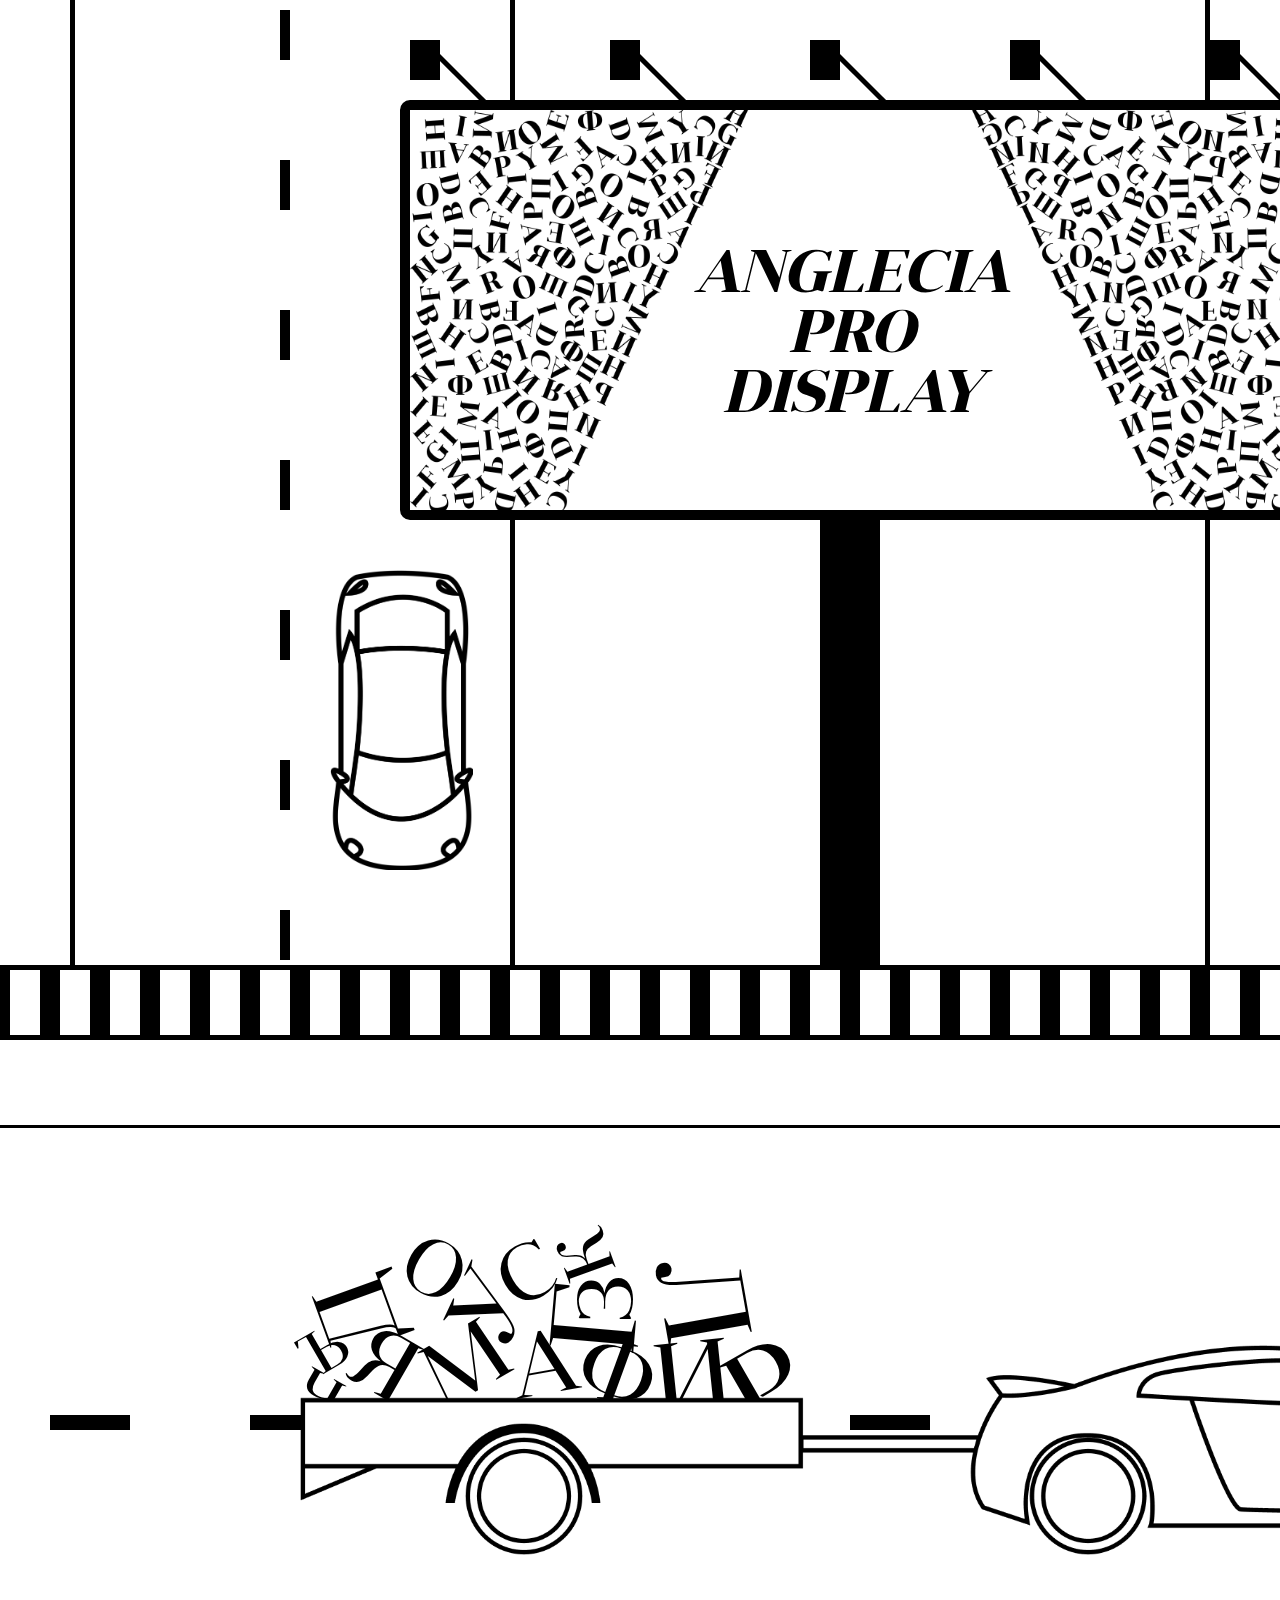
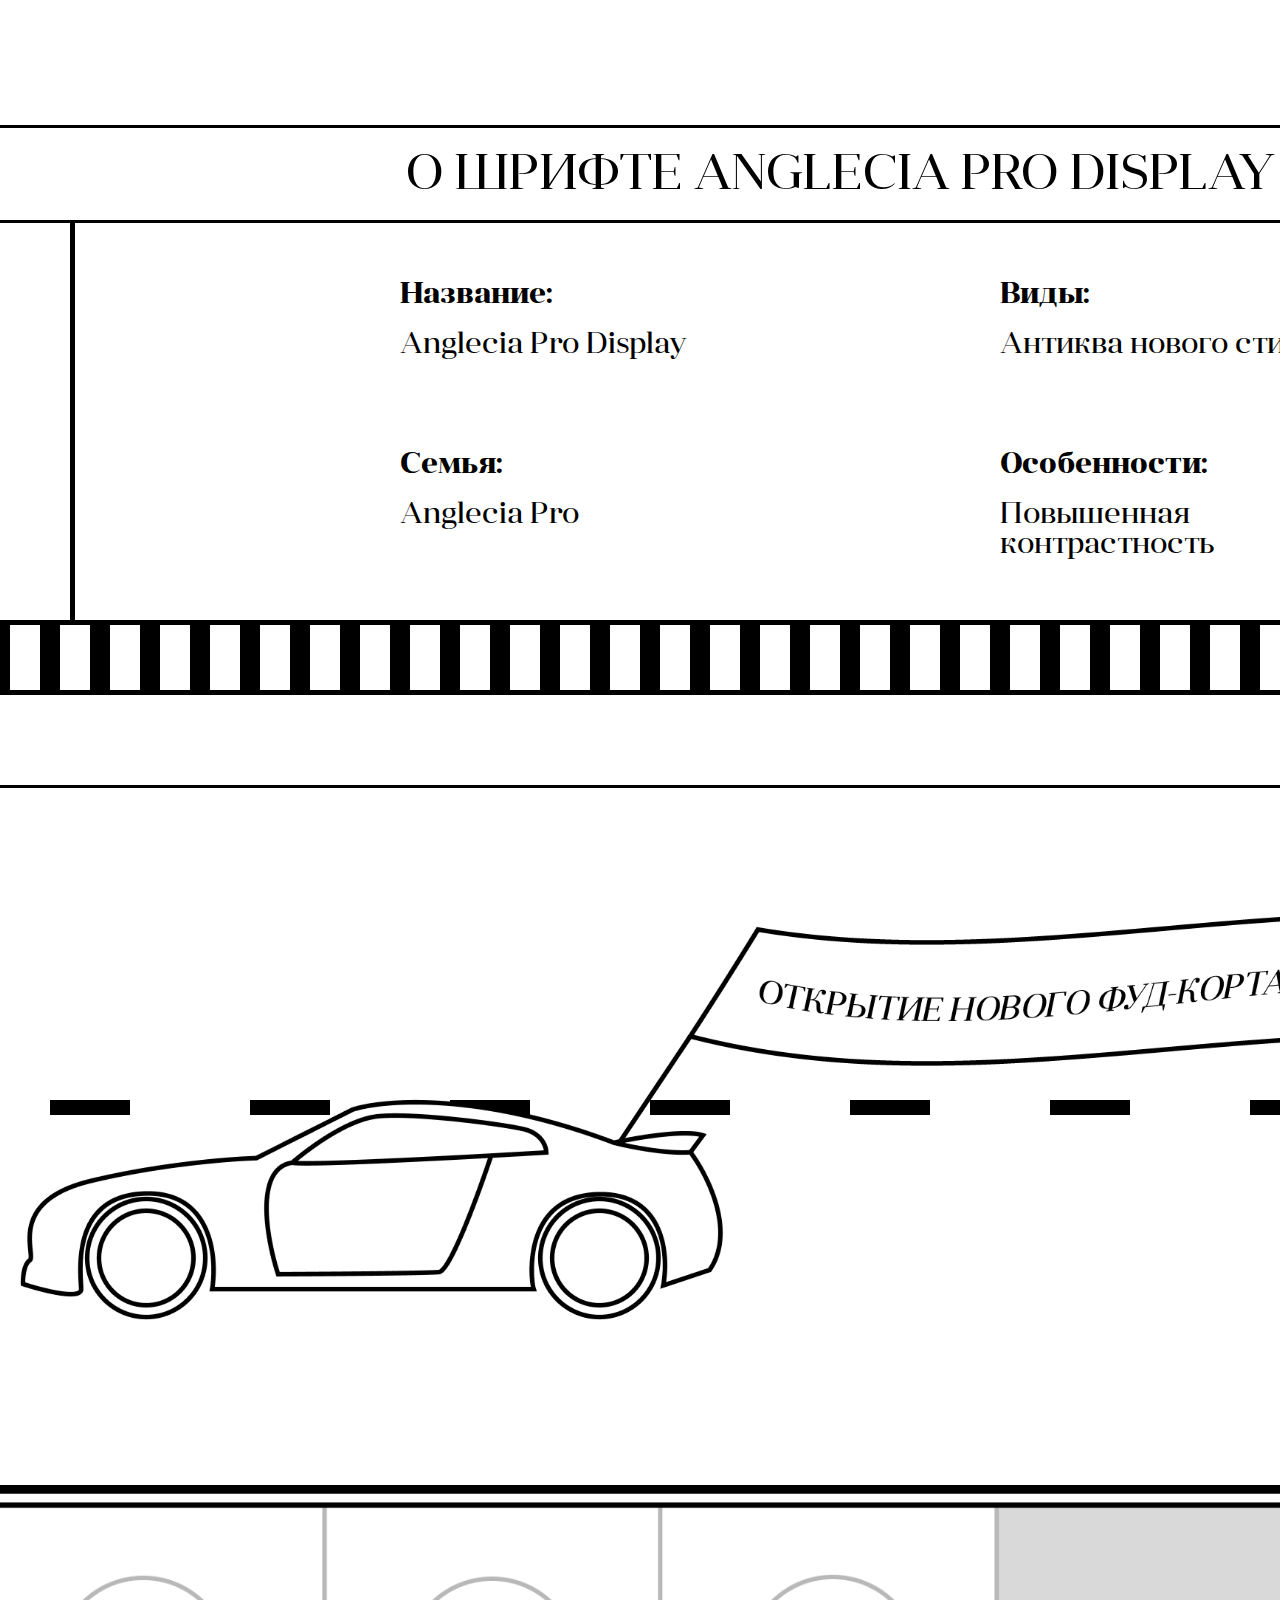
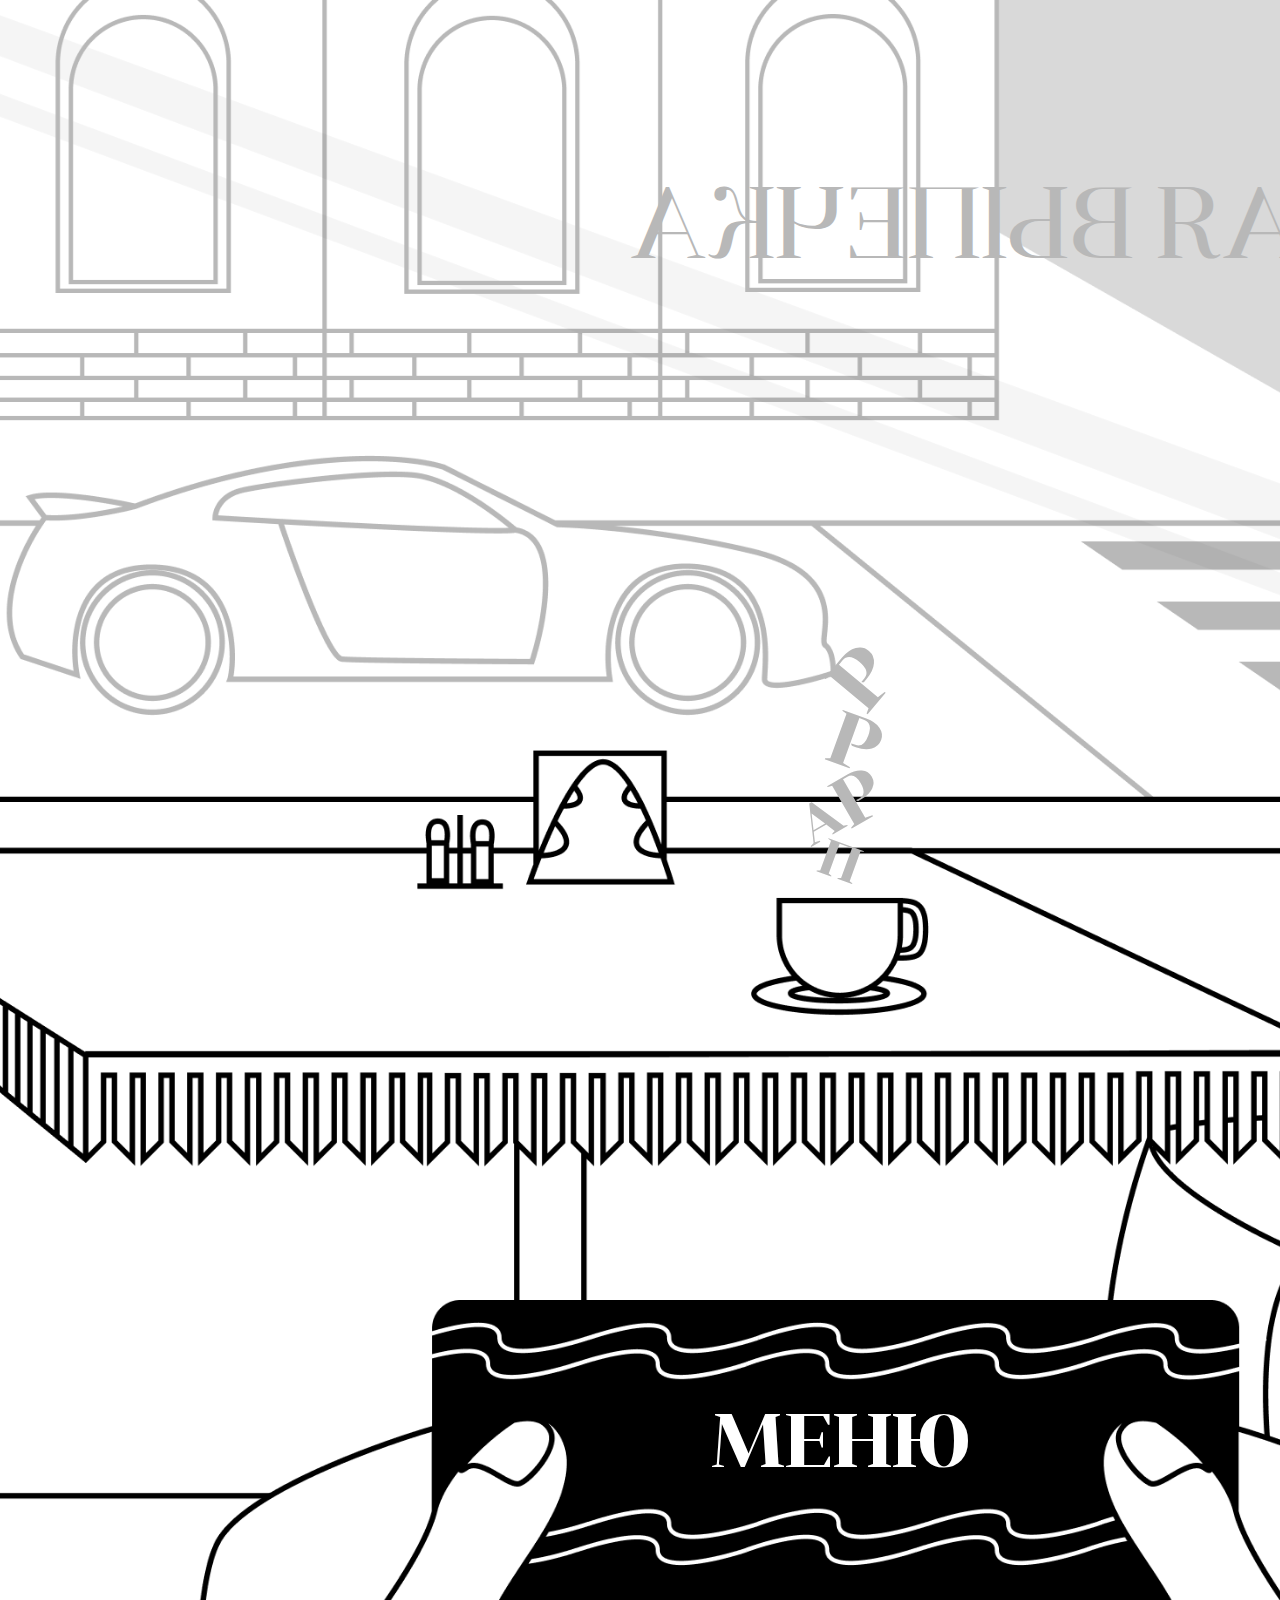
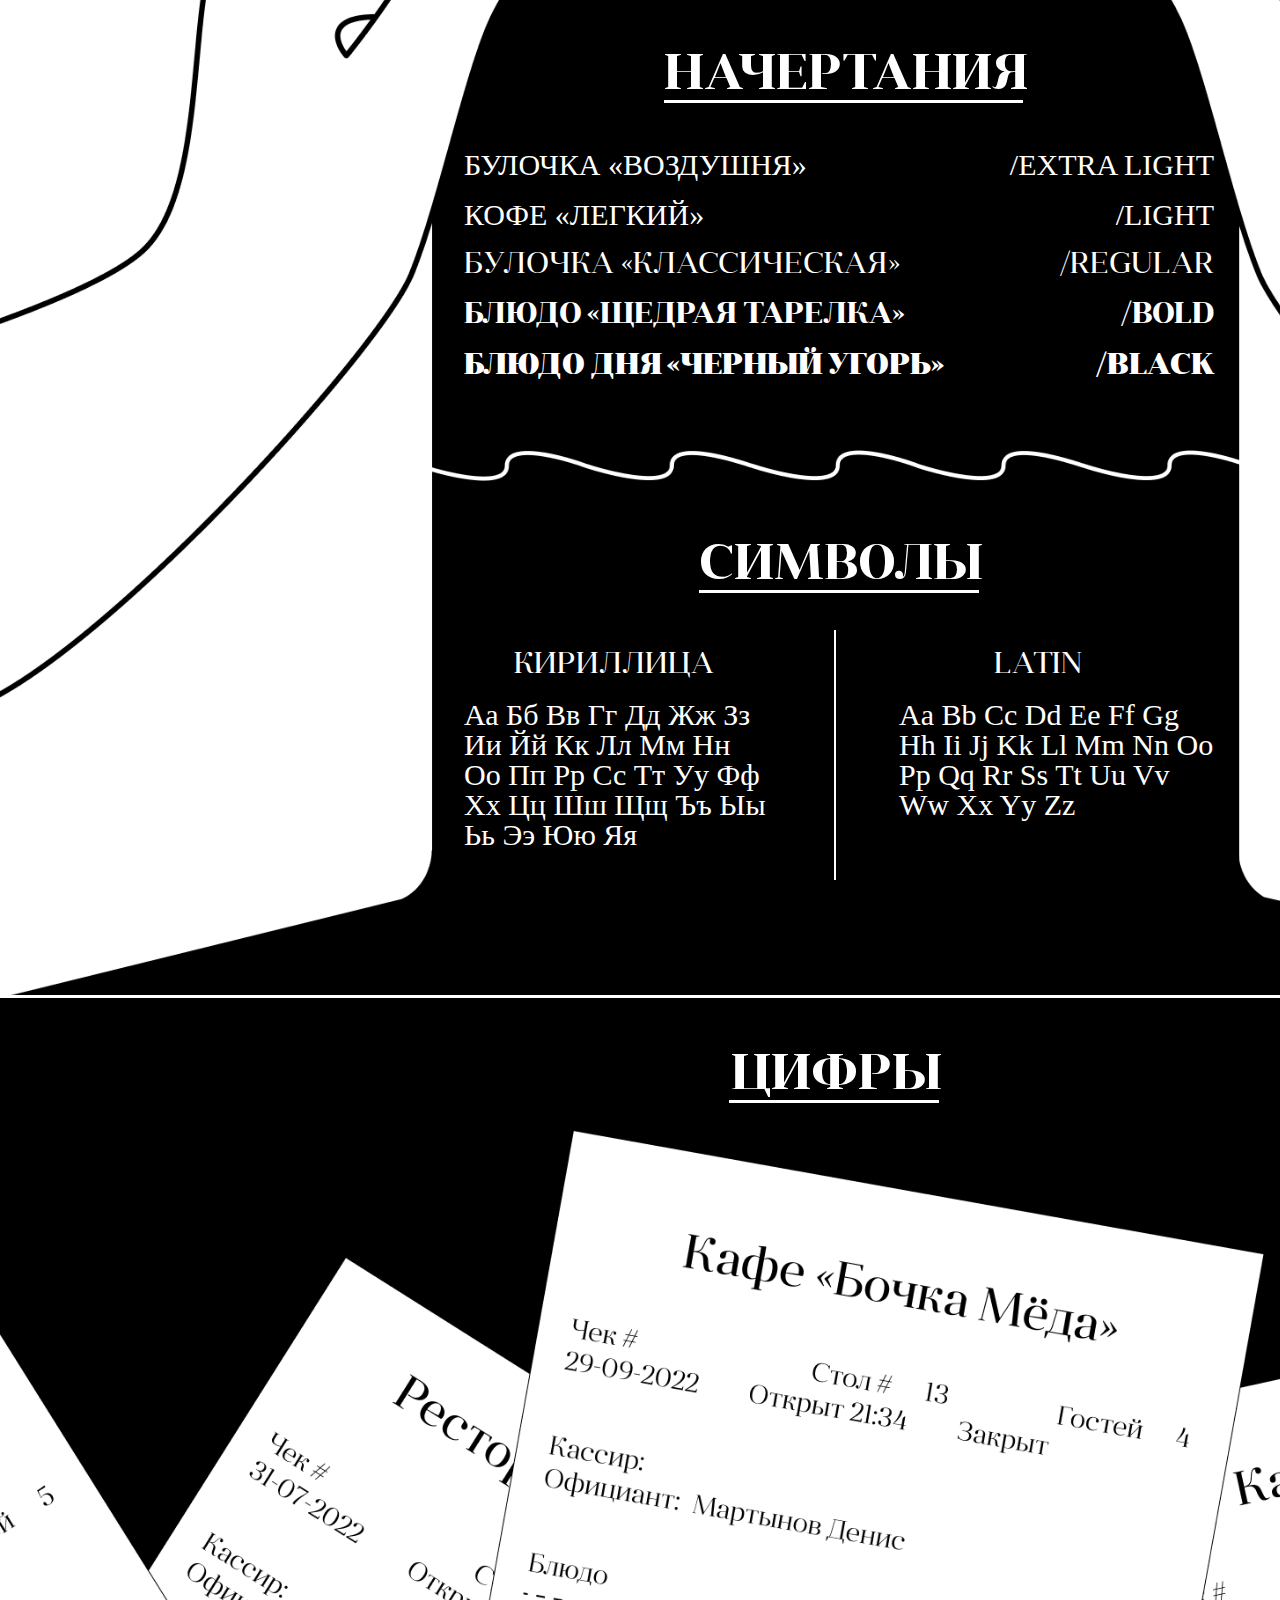
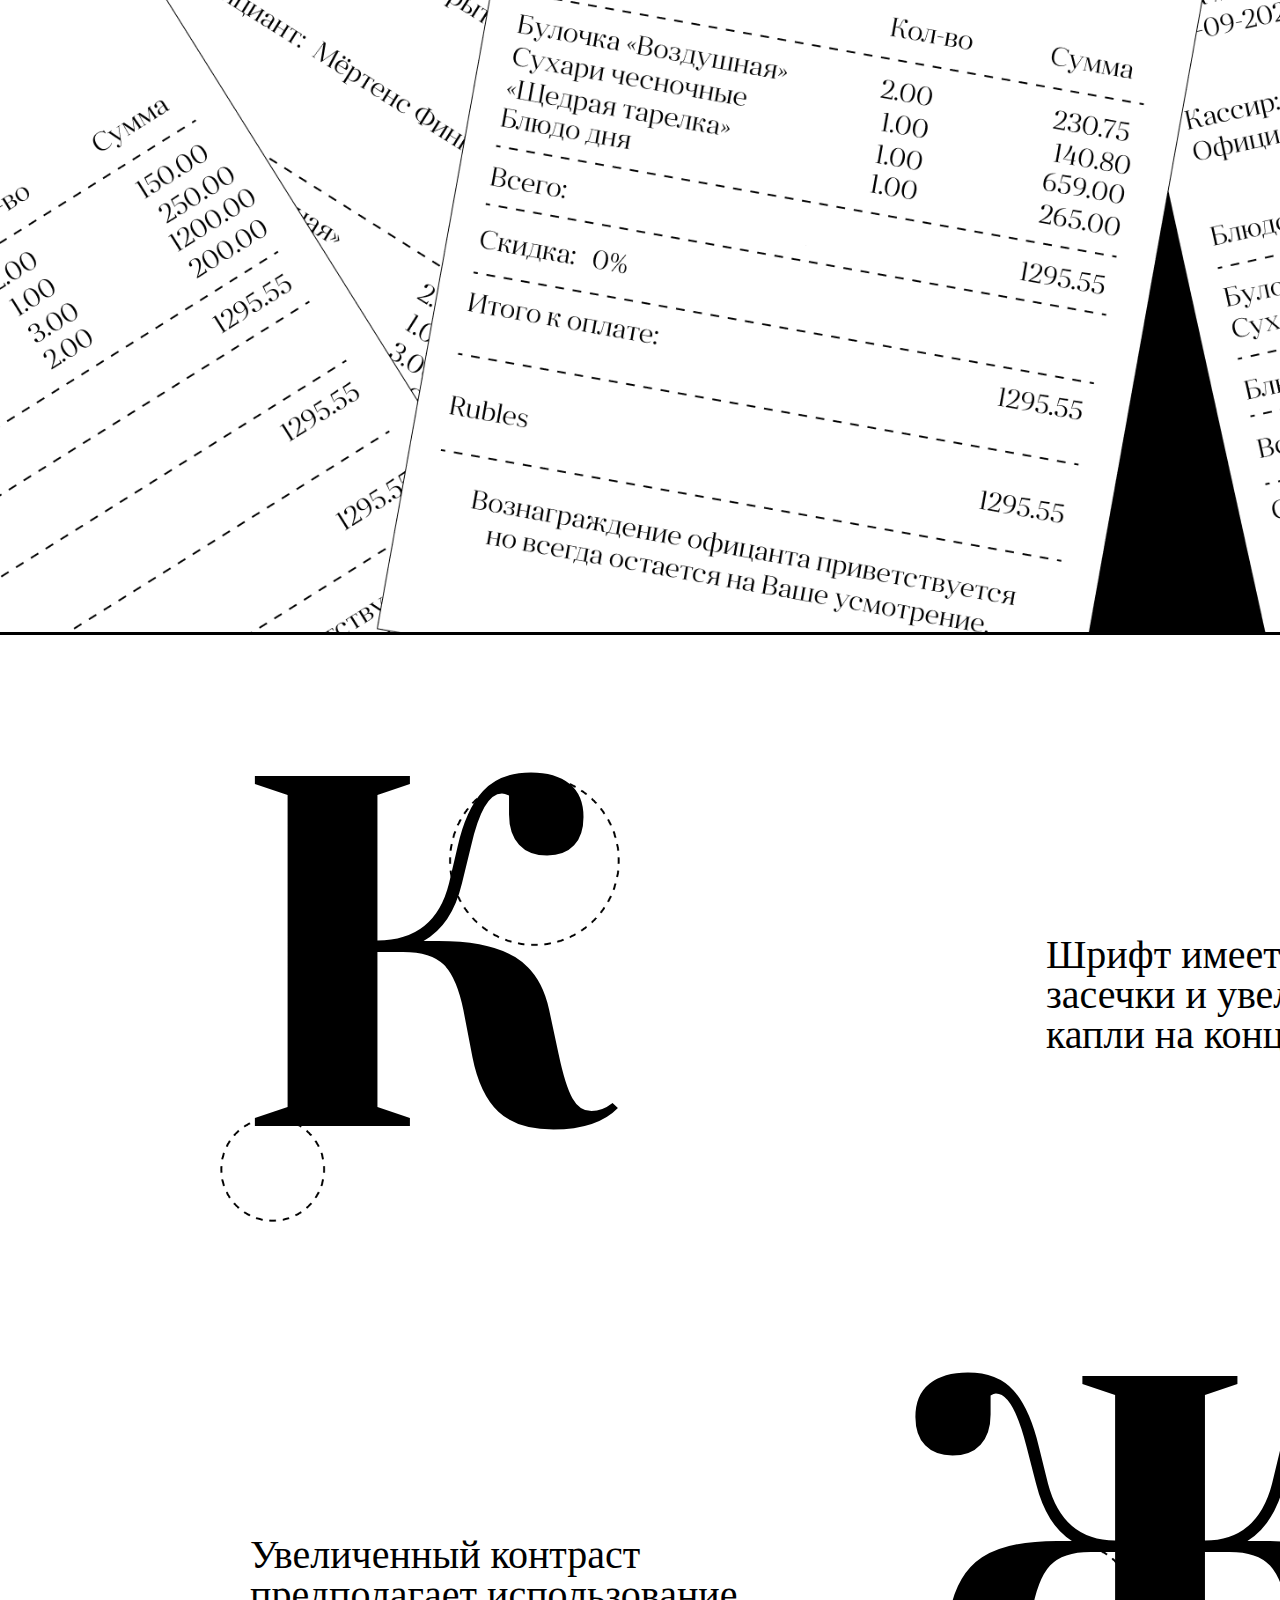
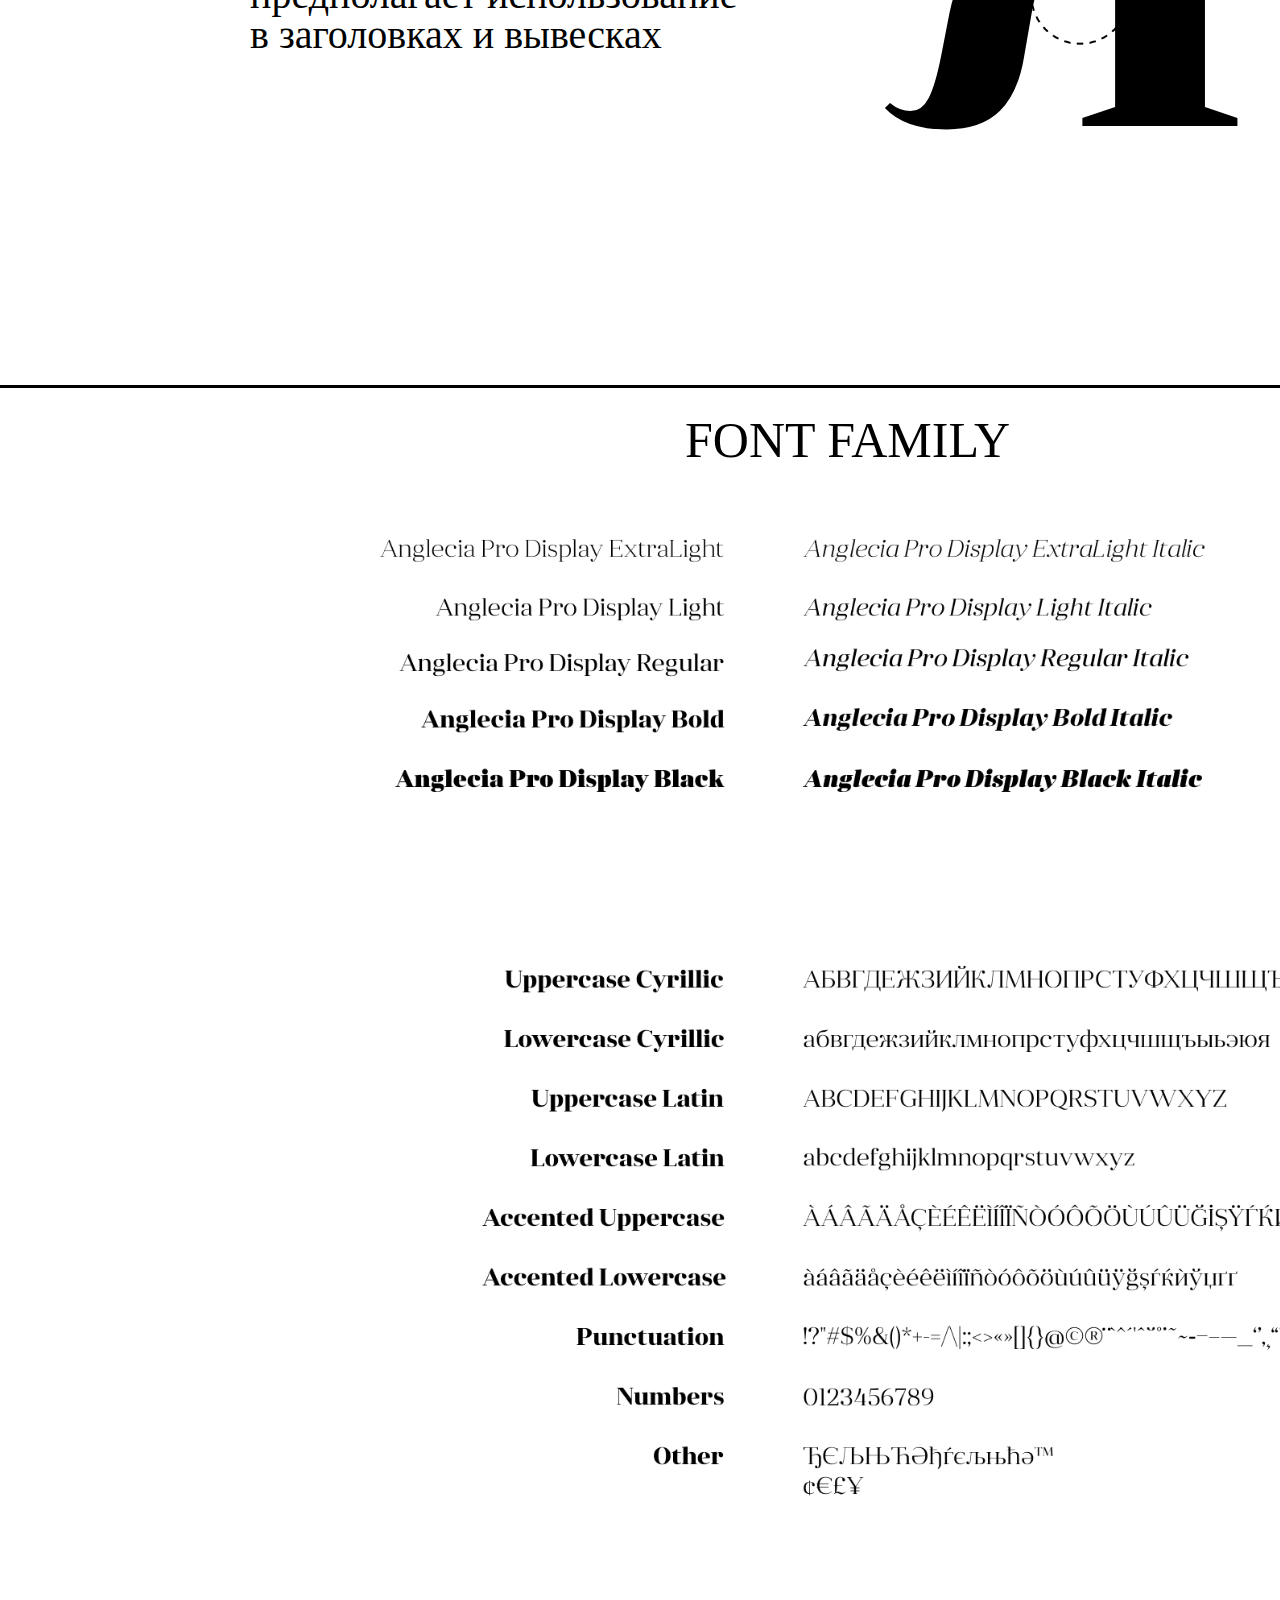
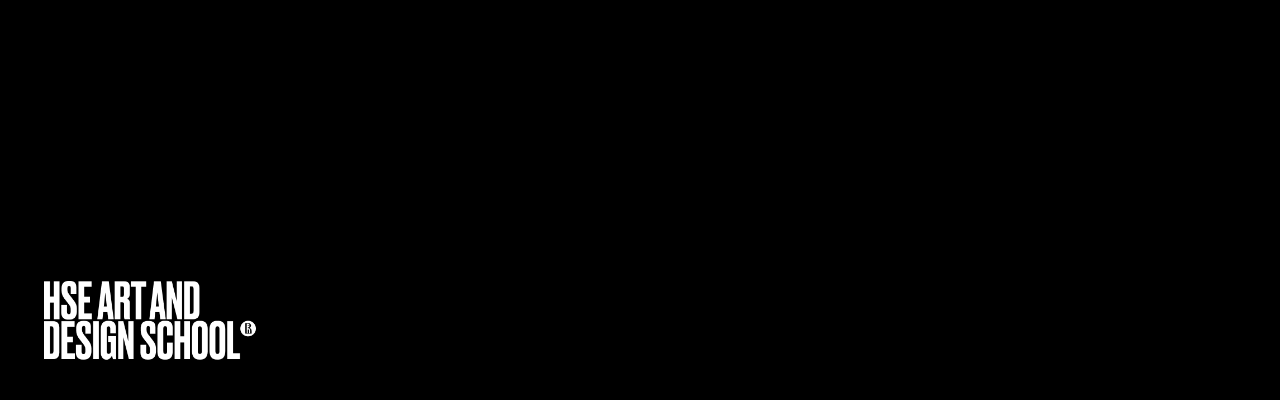
<file: index.html>
<!DOCTYPE html>
<html lang="en" dir="ltr">
  <head>
    <meta charset="utf-8">
    <title></title>
    <link rel="stylesheet" href="stylesheets/style2.css">
    <style media="screen">
    body {
      width: 100%;
      height: 10000px;
    }
    .all{
      position: relative;
      display: block;
      height: 100%;
      width: 1690px;
      margin-left: auto;
      margin-right: auto;
    }
      .headline{
        position: absolute;
        bottom: 85px;
        right: 300px;
        text-align: center;
      }
      .boardimg {
        width: 900px;
        height: 400px;
        position: absolute;
        margin: 0 auto;
        right: 0px;
        bottom: 10px;
        z-index: 2;
      }
      .board{
        width: 900px;
        height: 400px;
        background: white;
        border: 10px solid black;
        margin: 0 auto;
        position: absolute;
        top: 100px;
        left: 400px;
        border-radius: 10px;
        z-index: 2;
      }
      .subboard1{
        width: 30px;
        height: 40px;
        background: black;
        margin: 0 auto;
        position: absolute;
        top: -70px;
        left: 0px;
      }
      .stick1{
        width: 5px;
        height: 80px;
        background: black;
        rotate: -45deg;
        position: absolute;
        left: 50px;
      }
      .subboard2{
        width: 30px;
        height: 40px;
        background: black;
        margin: 0 auto;
        position: absolute;
        top: -70px;
        left: 200px;
      }
      .stick2{
        width: 5px;
        height: 80px;
        background: black;
        rotate: -45deg;
        position: absolute;
        left: 50px;
      }
      .subboard3{
        width: 30px;
        height: 40px;
        background: black;
        margin: 0 auto;
        position: absolute;
        top: -70px;
        left: 400px;
      }
      .stick3{
        width: 5px;
        height: 80px;
        background: black;
        rotate: -45deg;
        position: absolute;
        left: 50px;
      }
      .subboard4{
        width: 30px;
        height: 40px;
        background: black;
        margin: 0 auto;
        position: absolute;
        top: -70px;
        left: 600px;
      }
      .stick4{
        width: 5px;
        height: 80px;
        background: black;
        rotate: -45deg;
        position: absolute;
        left: 50px;
      }
      .subboard5{
        width: 30px;
        height: 40px;
        background: black;
        margin: 0 auto;
        position: absolute;
        top: -70px;
        left: 800px;
      }
      .stick5{
        width: 5px;
        height: 80px;
        background: black;
        rotate: -45deg;
        position: absolute;
        left: 50px;
      }
      .road1{
        position: absolute;
        width: 5px;
        height: 965px;
        background-color: black;
        left: -340px;
        top: -110px;
      }
      .road2{
        position: absolute;
        margin: 0 auto;
        width: 5px;
        height: 100px;
        background-color: black;
        left: 100px;
        top: -110px;
      }
      .road2_2{
        position: absolute;
        margin: 0 auto;
        width: 5px;
        height: 460px;
        background-color: black;
        left: 100px;
        top: 400px;
      }
      .road3{
        position: absolute;
        margin: 0 auto;
        width: 5px;
        height: 100px;
        background-color: black;
        left: 795px;
        top: -110px;
      }
      .road3_2{
        position: absolute;
        margin: 0 auto;
        width: 5px;
        height: 460px;
        background-color: black;
        left: 795px;
        top: 400px;
      }
      .road4{
        position: absolute;
        margin: 0 auto;
        width: 5px;
        height: 965px;
        background-color: black;
        left: 1190px;
        top: -110px;
      }
      .roadline1_1{
        position: absolute;
        margin: 0 auto;
        width: 10px;
        height: 50px;
        background-color: black;
        left: -130px;
        top: -100px;
      }
      .roadline1_2{
        position: absolute;
        margin: 0 auto;
        width: 10px;
        height: 50px;
        background-color: black;
        left: -130px;
        top: 50px;
      }
      .roadline1_3{
        position: absolute;
        margin: 0 auto;
        width: 10px;
        height: 50px;
        background-color: black;
        left: -130px;
        top: 200px;
      }
      .roadline1_4{
        position: absolute;
        margin: 0 auto;
        width: 10px;
        height: 50px;
        background-color: black;
        left: -130px;
        top: 350px;
      }
      .roadline1_5{
        position: absolute;
        margin: 0 auto;
        width: 10px;
        height: 50px;
        background-color: black;
        left: -130px;
        top: 500px;
      }
      .roadline1_6{
        position: absolute;
        margin: 0 auto;
        width: 10px;
        height: 50px;
        background-color: black;
        left: -130px;
        top: 650px;
      }
      .roadline1_7{
        position: absolute;
        margin: 0 auto;
        width: 10px;
        height: 50px;
        background-color: black;
        left: -130px;
        top: 800px;
      }
      .roadline2_1{
        position: absolute;
        margin: 0 auto;
        width: 10px;
        height: 50px;
        background-color: black;
        left: 1000px;
        top: -100px;
      }
      .roadline2_2{
        position: absolute;
        margin: 0 auto;
        width: 10px;
        height: 50px;
        background-color: black;
        left: 1000px;
        top: 50px;
      }
      .roadline2_3{
        position: absolute;
        margin: 0 auto;
        width: 10px;
        height: 50px;
        background-color: black;
        left: 1000px;
        top: 200px;
      }
      .roadline2_4{
        position: absolute;
        margin: 0 auto;
        width: 10px;
        height: 50px;
        background-color: black;
        left: 1000px;
        top: 350px;
      }
      .roadline2_5{
        position: absolute;
        margin: 0 auto;
        width: 10px;
        height: 50px;
        background-color: black;
        left: 1000px;
        top: 500px;
      }
      .roadline2_6{
        position: absolute;
        margin: 0 auto;
        width: 10px;
        height: 50px;
        background-color: black;
        left: 1000px;
        top: 650px;
      }
      .roadline2_7{
        position: absolute;
        margin: 0 auto;
        width: 10px;
        height: 50px;
        background-color: black;
        left: 1000px;
        top: 800px;
      }
      .boardstand{
        width: 60px;
        height: 460px;
        background: black;
        margin: 0 auto;
        position: absolute;
        top: 400px;
        right: 430px;
      }
      .bridge{
        position: absolute;
        margin: 0 auto;
        width: 100%;
        height: 100px;
        top: 955px;
      }
      .bridge1{
        width: 100%;
        height: 5px;
        background-color: black;
        position: absolute;
        top: 10px;
        left: 0px;
      }
      .bridge2{
        width: 100%;
        height: 5px;
        background-color: black;
        position: absolute;
        top: 80px;
        left: -1px;
      }

      .balka1{
        width: 20px;
        height: 70px;
        background-color: black;
        position: absolute;
        top: 10px;
        right: 30px;
      }
      .balka2{
        width: 20px;
        height: 70px;
        background-color: black;
        position: absolute;
        top: 10px;
        right: 80px;
      }
      .balka3{
        width: 20px;
        height: 70px;
        background-color: black;
        position: absolute;
        top: 10px;
        right: 130px;
      }
      .balka4{
        width: 20px;
        height: 70px;
        background-color: black;
        position: absolute;
        top: 10px;
        right: 180px;
      }
      .balka5{
        width: 20px;
        height: 70px;
        background-color: black;
        position: absolute;
        top: 10px;
        right: 230px;
      }
      .balka6{
        width: 20px;
        height: 70px;
        background-color: black;
        position: absolute;
        top: 10px;
        right: 280px;
      }
      .balka7{
        width: 20px;
        height: 70px;
        background-color: black;
        position: absolute;
        top: 10px;
        right: 330px;
      }
      .balka8{
        width: 20px;
        height: 70px;
        background-color: black;
        position: absolute;
        top: 10px;
        right: 380px;
      }
      .balka9{
        width: 20px;
        height: 70px;
        background-color: black;
        position: absolute;
        top: 10px;
        right: 430px;
      }
      .balka10{
        width: 20px;
        height: 70px;
        background-color: black;
        position: absolute;
        top: 10px;
        right: 480px;
      }
      .balka11{
        width: 20px;
        height: 70px;
        background-color: black;
        position: absolute;
        top: 10px;
        right: 530px;
      }
      .balka12{
        width: 20px;
        height: 70px;
        background-color: black;
        position: absolute;
        top: 10px;
        right: 580px;
      }
      .balka13{
        width: 20px;
        height: 70px;
        background-color: black;
        position: absolute;
        top: 10px;
        right: 630px;
      }
      .balka14{
        width: 20px;
        height: 70px;
        background-color: black;
        position: absolute;
        top: 10px;
        right: 680px;
      }
      .balka15{
        width: 20px;
        height: 70px;
        background-color: black;
        position: absolute;
        top: 10px;
        right: 730px;
      }
      .balka16{
        width: 20px;
        height: 70px;
        background-color: black;
        position: absolute;
        top: 10px;
        right: 780px;
      }
      .balka17{
        width: 20px;
        height: 70px;
        background-color: black;
        position: absolute;
        top: 10px;
        right: 830px;
      }
      .balka18{
        width: 20px;
        height: 70px;
        background-color: black;
        position: absolute;
        top: 10px;
        right: 880px;
      }
      .balka19{
        width: 20px;
        height: 70px;
        background-color: black;
        position: absolute;
        top: 10px;
        right: 930px;
      }
      .balka20{
        width: 20px;
        height: 70px;
        background-color: black;
        position: absolute;
        top: 10px;
        right: 980px;
      }
      .balka21{
        width: 20px;
        height: 70px;
        background-color: black;
        position: absolute;
        top: 10px;
        right: 1030px;
      }
      .balka22{
        width: 20px;
        height: 70px;
        background-color: black;
        position: absolute;
        top: 10px;
        right: 1080px;
      }
      .balka23{
        width: 20px;
        height: 70px;
        background-color: black;
        position: absolute;
        top: 10px;
        right: 1130px;
      }
      .balka24{
        width: 20px;
        height: 70px;
        background-color: black;
        position: absolute;
        top: 10px;
        right: 1180px;
      }
      .balka25{
        width: 20px;
        height: 70px;
        background-color: black;
        position: absolute;
        top: 10px;
        right: 1230px;
      }
      .balka26{
        width: 20px;
        height: 70px;
        background-color: black;
        position: absolute;
        top: 10px;
        right: 1280px;
      }
      .balka27{
        width: 20px;
        height: 70px;
        background-color: black;
        position: absolute;
        top: 10px;
        right: 1330px;
      }
      .balka28{
        width: 20px;
        height: 70px;
        background-color: black;
        position: absolute;
        top: 10px;
        right: 1380px;
      }
      .balka29{
        width: 20px;
        height: 70px;
        background-color: black;
        position: absolute;
        top: 10px;
        right: 1430px;
      }
      .balka30{
        width: 20px;
        height: 70px;
        background-color: black;
        position: absolute;
        top: 10px;
        right: 1480px;
      }
      .balka31{
        width: 20px;
        height: 70px;
        background-color: black;
        position: absolute;
        top: 10px;
        right: 1530px;
      }
      .balka32{
        width: 20px;
        height: 70px;
        background-color: black;
        position: absolute;
        top: 10px;
        right: 1580px;
      }
      .balka33{
        width: 20px;
        height: 70px;
        background-color: black;
        position: absolute;
        top: 10px;
        right: 1630px;
      }
      .balka34{
        width: 20px;
        height: 70px;
        background-color: black;
        position: absolute;
        top: 10px;
        right: 1680px;
      }

      .car{
        position: absolute;
        top: 460px;
        left: -80px;
      }
      .line{
        position: absolute;
        width: 100%;
        height: 3px;
        background-color: black;
        top: 170px;
        left: -6px;
      }
      .line2{
        position: absolute;
        width: 100%;
        height: 3px;
        background-color: black;
        top: 770px;
        left: -6px;
      }

      .bridgeline1_1{
        position: absolute;
        width: 80px;
        height: 15px;
        background-color: black;
        top: 460px;
        left: 50px;
      }
      .bridgeline1_2{
        position: absolute;
        width: 80px;
        height: 15px;
        background-color: black;
        top: 460px;
        left: 250px;
      }
      .bridgeline1_3{
        position: absolute;
        width: 80px;
        height: 15px;
        background-color: black;
        top: 460px;
        left: 450px;
      }
      .bridgeline1_4{
        position: absolute;
        width: 80px;
        height: 15px;
        background-color: black;
        top: 460px;
        left: 650px;
      }
      .bridgeline1_5{
        position: absolute;
        width: 80px;
        height: 15px;
        background-color: black;
        top: 460px;
        left: 850px;
      }
      .bridgeline1_6{
        position: absolute;
        width: 80px;
        height: 15px;
        background-color: black;
        top: 460px;
        left: 1050px;
      }
      .bridgeline1_7{
        position: absolute;
        width: 80px;
        height: 15px;
        background-color: black;
        top: 460px;
        left: 1250px;
      }
      .bridgeline1_8{
        position: absolute;
        width: 80px;
        height: 15px;
        background-color: black;
        top: 460px;
        left: 1450px;
      }
      .bridgeline1_9{
        position: absolute;
        width: 40px;
        height: 15px;
        background-color: black;
        top: 460px;
        left: 1650px;
      }
      .pricep{
        z-index: 1;
        position: absolute;
        top: 390px;
        left: 300px;
      }
      .vpricep{
        position: absolute;
        width: 502px;
        height: 150px;
        top: 293px;
        left: 301px;
      }
      .bukvaД{
        position: absolute;
        rotate: -110deg;
        top: 15px;
        left: 25px;
      }
      .bukvaО{
        position: absolute;
        rotate: 30deg;
        top: -15px;
        left: 100px;
      }
      .bukvaУ{
        position: absolute;
        rotate: -65deg;
        top: 10px;
        left: 160px;
      }
      .bukvaС{
        position: absolute;
        rotate: -30deg;
        top: -10px;
        left: 200px;
      }
      .bukvaГ{
        position: absolute;
        rotate: -85deg;
        top: 10px;
        left: 267px;
      }
      .bukvaЗ{
        position: absolute;
        rotate: -90deg;
        top: 10px;
        left: 285px;
      }
      .bukvaЛ{
        position: absolute;
        rotate: 80deg;
        top: -10px;
        left: 350px;
      }
      .bukvaЪ{
        position: absolute;
        rotate: -30deg;
        top: 75px;
        left: 0px;
      }
      .bukvaЧ{
        position: absolute;
        rotate: 30deg;
        top: 120px;
        left: -5px;
      }
      .bukvaЯ{
        position: absolute;
        rotate: 30deg;
        top: 75px;
        left: 50px;
      }
      .bukvaМ{
        position: absolute;
        rotate: -30deg;
        top: 75px;
        left: 125px;
      }
      .bukvaА{
        position: absolute;
        rotate: -10deg;
        top: 75px;
        left: 210px;
      }
      .bukvaФ{
        position: absolute;
        rotate: 20deg;
        top: 85px;
        left: 275px;
      }
      .bukvaИ{
        position: absolute;
        rotate: -6deg;
        top: 85px;
        left: 355px;
      }
      .bukvaР{
        position: absolute;
        rotate: -30deg;
        top: 85px;
        left: 435px;
      }
      .bukvaК{
        position: absolute;
        rotate: -110deg;
        top: -30px;
        left: 265px;
      }
      .oshrifte{
        position: absolute;
        width: 100%;
        height: 400px;
        top: 1750px;
      }
      .oshr{
        position: absolute;
        left:406px;
      }
      .line3{
        position: absolute;
        width: 100%;
        height: 3px;
        background-color: black;
        top: 70px;
        left: -6px;
      }
      .road5{
        position: absolute;
        margin: 0 auto;
        width: 5px;
        height: 400px;
        background-color: black;
        left: 70px;
        top: 70px;
      }
      .road6{
        position: absolute;
        margin: 0 auto;
        width: 5px;
        height: 400px;
        background-color: black;
        left: 1600px;
        top: 70px;
      }
      .h1{
        position: absolute;
        left: 400px;
        top: 130px;
      }
      .h2{
        position: absolute;
        left: 1000px;
        top: 130px;
      }
      .p1{
        position: absolute;
        left: 400px;
        top: 180px;
      }
      .p2{
        position: absolute;
        left: 1000px;
        top: 180px;
      }
      .h3{
        position: absolute;
        left: 400px;
        top: 300px;
      }
      .h4{
        position: absolute;
        left: 1000px;
        top: 300px;
      }
      .p3{
        position: absolute;
        left: 400px;
        top: 350px;
      }
      .p4{
        position: absolute;
        left: 1000px;
        top: 350px;
      }
      .bridge_1{
        position: absolute;
        margin: 0 auto;
        width: 100%;
        height: 100px;
        top: 460px;
      }
      .balka1_2{
        width: 20px;
        height: 70px;
        background-color: black;
        position: absolute;
        top: 10px;
        right: 30px;
      }
      .balka2_2{
        width: 20px;
        height: 70px;
        background-color: black;
        position: absolute;
        top: 10px;
        right: 80px;
      }
      .balka3_2{
        width: 20px;
        height: 70px;
        background-color: black;
        position: absolute;
        top: 10px;
        right: 130px;
      }
      .balka4_2{
        width: 20px;
        height: 70px;
        background-color: black;
        position: absolute;
        top: 10px;
        right: 180px;
      }
      .balka5_2{
        width: 20px;
        height: 70px;
        background-color: black;
        position: absolute;
        top: 10px;
        right: 230px;
      }
      .balka6_2{
        width: 20px;
        height: 70px;
        background-color: black;
        position: absolute;
        top: 10px;
        right: 280px;
      }
      .balka7_2{
        width: 20px;
        height: 70px;
        background-color: black;
        position: absolute;
        top: 10px;
        right: 330px;
      }
      .balka8_2{
        width: 20px;
        height: 70px;
        background-color: black;
        position: absolute;
        top: 10px;
        right: 380px;
      }
      .balka9_2{
        width: 20px;
        height: 70px;
        background-color: black;
        position: absolute;
        top: 10px;
        right: 430px;
      }
      .balka10_2{
        width: 20px;
        height: 70px;
        background-color: black;
        position: absolute;
        top: 10px;
        right: 480px;
      }
      .balka11_2{
        width: 20px;
        height: 70px;
        background-color: black;
        position: absolute;
        top: 10px;
        right: 530px;
      }
      .balka12_2{
        width: 20px;
        height: 70px;
        background-color: black;
        position: absolute;
        top: 10px;
        right: 580px;
      }
      .balka13_2{
        width: 20px;
        height: 70px;
        background-color: black;
        position: absolute;
        top: 10px;
        right: 630px;
      }
      .balka14_2{
        width: 20px;
        height: 70px;
        background-color: black;
        position: absolute;
        top: 10px;
        right: 680px;
      }
      .balka15_2{
        width: 20px;
        height: 70px;
        background-color: black;
        position: absolute;
        top: 10px;
        right: 730px;
      }
      .balka16_2{
        width: 20px;
        height: 70px;
        background-color: black;
        position: absolute;
        top: 10px;
        right: 780px;
      }
      .balka17_2{
        width: 20px;
        height: 70px;
        background-color: black;
        position: absolute;
        top: 10px;
        right: 830px;
      }
      .balka18_2{
        width: 20px;
        height: 70px;
        background-color: black;
        position: absolute;
        top: 10px;
        right: 880px;
      }
      .balka19_2{
        width: 20px;
        height: 70px;
        background-color: black;
        position: absolute;
        top: 10px;
        right: 930px;
      }
      .balka20_2{
        width: 20px;
        height: 70px;
        background-color: black;
        position: absolute;
        top: 10px;
        right: 980px;
      }
      .balka21_2{
        width: 20px;
        height: 70px;
        background-color: black;
        position: absolute;
        top: 10px;
        right: 1030px;
      }
      .balka22_2{
        width: 20px;
        height: 70px;
        background-color: black;
        position: absolute;
        top: 10px;
        right: 1080px;
      }
      .balka23_2{
        width: 20px;
        height: 70px;
        background-color: black;
        position: absolute;
        top: 10px;
        right: 1130px;
      }
      .balka24_2{
        width: 20px;
        height: 70px;
        background-color: black;
        position: absolute;
        top: 10px;
        right: 1180px;
      }
      .balka25_2{
        width: 20px;
        height: 70px;
        background-color: black;
        position: absolute;
        top: 10px;
        right: 1230px;
      }
      .balka26_2{
        width: 20px;
        height: 70px;
        background-color: black;
        position: absolute;
        top: 10px;
        right: 1280px;
      }
      .balka27_2{
        width: 20px;
        height: 70px;
        background-color: black;
        position: absolute;
        top: 10px;
        right: 1330px;
      }
      .balka28_2{
        width: 20px;
        height: 70px;
        background-color: black;
        position: absolute;
        top: 10px;
        right: 1380px;
      }
      .balka29_2{
        width: 20px;
        height: 70px;
        background-color: black;
        position: absolute;
        top: 10px;
        right: 1430px;
      }
      .balka30_2{
        width: 20px;
        height: 70px;
        background-color: black;
        position: absolute;
        top: 10px;
        right: 1480px;
      }
      .balka31_2{
        width: 20px;
        height: 70px;
        background-color: black;
        position: absolute;
        top: 10px;
        right: 1530px;
      }
      .balka32_2{
        width: 20px;
        height: 70px;
        background-color: black;
        position: absolute;
        top: 10px;
        right: 1580px;
      }
      .balka33_2{
        width: 20px;
        height: 70px;
        background-color: black;
        position: absolute;
        top: 10px;
        right: 1630px;
      }
      .balka34_2{
        width: 20px;
        height: 70px;
        background-color: black;
        position: absolute;
        top: 10px;
        right: 1680px;
      }
      .line4{
        position: absolute;
        width: 100%;
        height: 3px;
        background-color: black;
        top: 635px;
        left: -6px;
      }
      .line5{
        position: absolute;
        width: 100%;
        height: 3px;
        background-color: black;
        top: 1335px;
        left: -6px;
      }
      .bridgeline2_1{
        position: absolute;
        width: 80px;
        height: 15px;
        background-color: black;
        top: 950px;
        left: 50px;
      }
      .bridgeline2_2{
        position: absolute;
        width: 80px;
        height: 15px;
        background-color: black;
        top: 950px;
        left: 250px;
      }
      .bridgeline2_3{
        position: absolute;
        width: 80px;
        height: 15px;
        background-color: black;
        top: 950px;
        left: 450px;
      }
      .bridgeline2_4{
        position: absolute;
        width: 80px;
        height: 15px;
        background-color: black;
        top: 950px;
        left: 650px;
      }
      .bridgeline2_5{
        position: absolute;
        width: 80px;
        height: 15px;
        background-color: black;
        top: 950px;
        left: 850px;
      }
      .bridgeline2_6{
        position: absolute;
        width: 80px;
        height: 15px;
        background-color: black;
        top: 950px;
        left: 1050px;
      }
      .bridgeline2_7{
        position: absolute;
        width: 80px;
        height: 15px;
        background-color: black;
        top: 950px;
        left: 1250px;
      }
      .bridgeline2_8{
        position: absolute;
        width: 80px;
        height: 15px;
        background-color: black;
        top: 950px;
        left: 1450px;
      }
      .bridgeline2_9{
        position: absolute;
        width: 40px;
        height: 15px;
        background-color: black;
        top: 950px;
        left: 1650px;
      }
      .flag{
        z-index: 1;
        position: absolute;
        top: 750px;
        left: 20px;
      }
      .okonishe{
        position: absolute;
        width: 100%;
        top: 2000px;
      }
      .okno{
        position: absolute;
        top: 1085px;
        left: -10px;
      }
      .bulochnaja{
        position: absolute;
        transform: scale(-1, 1);
        color: #B8B8B8;
        top: 1380px;
        right: 90px;
      }
      .bukvaП{
        position: absolute;
        top: 2040px;
        left: 820px;
        rotate: 20deg;
        color: #B8B8B8;
      }
      .bukvaА1{
        position: absolute;
        top:1995px;
        left: 800px;
        rotate: -30deg;
        color: #B8B8B8;
      }
      .bukvaР1{
        position: absolute;
        top: 1965px;
        left: 838px;
        rotate: -30deg;
        color: #B8B8B8;
      }
      .bukvaР2{
        position: absolute;
        top: 1910px;
        left: 830px;
        rotate: 20deg;
        color: #B8B8B8;
      }
      .bukvaР3{
        position: absolute;
        top:1840px;
        left: 840px;
        rotate: -50deg;
        color: #B8B8B8;
      }
      .menu{
        top: 4500px;
        position: absolute;
        width: 100%;
        height: 1000px;
        left: -1px;
      }
      .men{
        position: absolute;
        color: white;
        top: 108px;
        left: 712px;
      }
      .men_h1{
        position: absolute;
        color: white;
        top: 350px;
        left: 665px;
      }
      .men_line{
        position: absolute;
        width: 359px;
        height: 3px;
        background-color: white;
        top: 400px;
        left: 665px;
      }
      .men_p1{
        position: absolute;
        color: white;
        top: 450px;
        left: 465px;
      }
      .men_p2{
        position: absolute;
        color: white;
        top: 500px;
        left: 465px;
      }
      .men_p3{
        position: absolute;
        color: white;
        top: 550px;
        left: 465px;
      }
      .men_p4{
        position: absolute;
        color: white;
        top: 600px;
        left: 465px;
      }
      .men_p5{
        position: absolute;
        color: white;
        top: 650px;
        left: 465px;
      }
      .men_p1_2{
        position: absolute;
        color: white;
        top: 450px;
        right: 475px;
      }
      .men_p2_2{
        position: absolute;
        color: white;
        top: 500px;
        right: 475px;
      }
      .men_p3_2{
        position: absolute;
        color: white;
        top: 550px;
        right: 475px;
      }
      .men_p4_2{
        position: absolute;
        color: white;
        top: 600px;
        right: 475px;
      }
      .men_p5_2{
        position: absolute;
        color: white;
        top: 650px;
        right: 475px;
      }
      .curveline{
        position: absolute;
        top: 750px;
        left: 420px;
      }
      .men_h2{
        position: absolute;
        color: white;
        top: 840px;
        left: 700px;
      }
      .men_line2{
        position: absolute;
        width: 280px;
        height: 3px;
        background-color: white;
        top: 890px;
        left: 700px;
      }
      .men_p1_3{
        position: absolute;
        color: white;
        top: 950px;
        left: 515px;
      }
      .men_p2_3{
        position: absolute;
        color: white;
        top: 1000px;
        left: 465px;
      }
      .men_p3_3{
        position: absolute;
        color: white;
        top: 950px;
        left: 995px;
      }
      .men_p4_3{
        position: absolute;
        color: white;
        top: 1000px;
        left: 900px;
      }
      .men_line3{
        position: absolute;
        width: 1.5px;
        height: 250px;
        background-color: white;
        top: 930px;
        left: 835px;
      }
      .menu2{
        position: absolute;
        width: 100%;
        height: 1000px;
        top: 5650px;
        left: -1px;
      }
      .men_line4{
        position: absolute;
        width: 100%;
        height: 3px;
        background-color: white;
        top: 1295px;
        z-index: 1;
      }
      .men_h3{
        position: absolute;
        color: white;
        top: 1350px;
        left: 732px;
        z-index: 1;
      }
      .men_line5{
        position: absolute;
        width: 210px;
        height: 3px;
        background-color: white;
        top: 1400px;
        left: 730px;
        z-index: 1;
      }
      .chek{
        position: absolute;
        z-index: 1;
        top: 5930px;
      }
      .beliy{
        position: absolute;
        width: 100%;
        height: 2000px;
        z-index: 2;
        background-color: white;
        top: 7035px;
      }
      .beliy_line{
        position: absolute;
        width: 100%;
        height: 3px;
        background-color: black;
        left: -1px;
        top: -3px;
      }
      .bigK{
        position: absolute;
        color: black;
        top: 100px;
        left: 250px;
      }
      .krugi1{
        position: absolute;
        top: 140px;
        left: 220px;
      }
      .bigKdesc{
        position: absolute;
        top: 300px;
        right: 250px;
      }
      .bigЖ{
        position: absolute;
        color: black;
        top: 700px;
        right: 250px;
      }
      .krugi2{
        position: absolute;
        top: 910px;
        left: 1030px;
      }
      .bigЖdesc{
        position: absolute;
        top: 900px;
        left: 250px;
      }
      .beliy_line2{
        position: absolute;
        width: 100%;
        height: 3px;
        background-color: black;
        left: -1px;
        top: 1350px;
      }
      .ff{
        position: absolute;
        color: black;
        top: 1380px;
        left: 685px;
      }
      .fofa{
        position: absolute;
        top: 1500px;
        left: 380px
      }
      .podval{
        position: absolute;
        width: 100%;
        height: 400px;
        left: -10px;
        background-color: black;
        top: 9600px;
        z-index: 3;
      }
      .group{
        position: absolute;
        top: 280px;
        right: 50px;
        color: white;
      }
      .name{
        position: absolute;
        top: 330px;
        right: 50px;
        color: white;
      }
      .hse_logo{
        position: absolute;
        bottom: 10px;
        left: 10px;
      }

    </style>
  </head>

  <body>
    <div class="all">
      <div class="board">
        <div class="road1"></div>
        <div class="road2"></div>
        <div class="road2_2"></div>
        <div class="road3"></div>
        <div class="road3_2"></div>
        <div class="road4"></div>

        <div class="roadline1_1"></div>
        <div class="roadline1_2"></div>
        <div class="roadline1_3"></div>
        <div class="roadline1_4"></div>
        <div class="roadline1_5"></div>
        <div class="roadline1_6"></div>
        <div class="roadline1_7"></div>

        <div class="roadline2_1"></div>
        <div class="roadline2_2"></div>
        <div class="roadline2_3"></div>
        <div class="roadline2_4"></div>
        <div class="roadline2_5"></div>
        <div class="roadline2_6"></div>
        <div class="roadline2_7"></div>
        <div class="boardstand"></div>
        <div class="car"><img src="images/car.png" alt="car" height="300px"></div>
        <div class="boardimg"><img src="images/board.png" alt="board" height="415px" width="900"></div>
        <div class="subboard1">
          <div class="stick1"></div>
        </div>
        <div class="subboard2">
          <div class="stick2"></div>
        </div>
        <div class="subboard3">
          <div class="stick3"></div>
        </div>
        <div class="subboard4">
          <div class="stick4"></div>
        </div>
        <div class="subboard5">
          <div class="stick5"></div>
        </div>
        <div class="headline">
          <h1>
            ANGLECIA <br>
            PRO <br>
            DISPLAY <br>
          </h1>
        </div>
      </div>

      <div class="bridge">
        <div class="bridge1"></div>
        <div class="bridge2"></div>
        <div class="balka1"></div>
        <div class="balka2"></div>
        <div class="balka3"></div>
        <div class="balka4"></div>
        <div class="balka5"></div>
        <div class="balka6"></div>
        <div class="balka7"></div>
        <div class="balka8"></div>
        <div class="balka9"></div>
        <div class="balka10"></div>
        <div class="balka11"></div>
        <div class="balka12"></div>
        <div class="balka13"></div>
        <div class="balka14"></div>
        <div class="balka15"></div>
        <div class="balka16"></div>
        <div class="balka17"></div>
        <div class="balka18"></div>
        <div class="balka19"></div>
        <div class="balka20"></div>
        <div class="balka21"></div>
        <div class="balka22"></div>
        <div class="balka23"></div>
        <div class="balka24"></div>
        <div class="balka25"></div>
        <div class="balka26"></div>
        <div class="balka27"></div>
        <div class="balka28"></div>
        <div class="balka29"></div>
        <div class="balka30"></div>
        <div class="balka31"></div>
        <div class="balka32"></div>
        <div class="balka33"></div>
        <div class="balka34"></div>

        <div class="line"></div>
        <div class="line2"></div>

        <div class="bridgeline1_1"></div>
        <div class="bridgeline1_2"></div>
        <div class="bridgeline1_3"></div>
        <div class="bridgeline1_4"></div>
        <div class="bridgeline1_5"></div>
        <div class="bridgeline1_6"></div>
        <div class="bridgeline1_7"></div>
        <div class="bridgeline1_8"></div>
        <div class="bridgeline1_9"></div>

        <div class="pricep"><img src="images/pricep.png" alt="pricep" height="210px"></div>

        <div class="vpricep">
          <div class="bukvaД">
            <h1>Д</h1>
          </div>
          <div class="bukvaО">
            <h1>О</h1>
          </div>
          <div class="bukvaУ">
            <h1>У</h1>
          </div>
          <div class="bukvaС">
            <h1>С</h1>
          </div>
          <div class="bukvaГ">
            <h1>Г</h1>
          </div>
          <div class="bukvaЗ">
            <h1>З</h1>
          </div>
          <div class="bukvaЛ">
            <h1>Л</h1>
          </div>
          <div class="bukvaЪ">
            <h1>Ъ</h1>
          </div>
          <div class="bukvaЧ">
            <h1>Ч</h1>
          </div>
          <div class="bukvaЯ">
            <h1>Я</h1>
          </div>
          <div class="bukvaМ">
            <h1>М</h1>
          </div>
          <div class="bukvaФ">
            <h1>Ф</h1>
          </div>
          <div class="bukvaА">
            <h1>А</h1>
          </div>
          <div class="bukvaИ">
            <h1>И</h1>
          </div>
          <div class="bukvaР">
            <h1>Р</h1>
          </div>
          <div class="bukvaК">
            <h1>К</h1>
          </div>
        </div>
      </div>

      <div class="oshrifte">
        <div class="oshr">
        <h1>О  ШРИФТЕ  ANGLECIA  PRO  DISPLAY</h1>
        </div>
        <div class="line3"></div>
        <div class="road5"></div>
        <div class="road6"></div>
        <div class="h1">
          <h1>Название:</h1>
        </div>
        <div class="h2">
          <h1>Виды:</h1>
        </div>
        <div class="p1">
          <h1>Anglecia Pro Display</h1>
        </div>
        <div class="p2">
          <h1>Антиква нового стиля</h1>
        </div>
        <div class="h3">
          <h1>Семья:</h1>
        </div>
        <div class="h4">
          <h1>Особенности:</h1>
        </div>
        <div class="p3">
          <h1>Anglecia Pro</h1>
        </div>
        <div class="p4">
          <h1>
            Повышенная
            <br>
            контрастность</h1>
        </div>
        <div class="bridge_1">
          <div class="bridge3"></div>
          <div class="bridge4"></div>
          <div class="bridge1"></div>
          <div class="bridge2"></div>
          <div class="balka1_2"></div>
          <div class="balka2_2"></div>
          <div class="balka3_2"></div>
          <div class="balka4_2"></div>
          <div class="balka5_2"></div>
          <div class="balka6_2"></div>
          <div class="balka7_2"></div>
          <div class="balka8_2"></div>
          <div class="balka9_2"></div>
          <div class="balka10_2"></div>
          <div class="balka11_2"></div>
          <div class="balka12_2"></div>
          <div class="balka13_2"></div>
          <div class="balka14_2"></div>
          <div class="balka15_2"></div>
          <div class="balka16_2"></div>
          <div class="balka17_2"></div>
          <div class="balka18_2"></div>
          <div class="balka19_2"></div>
          <div class="balka20_2"></div>
          <div class="balka21_2"></div>
          <div class="balka22_2"></div>
          <div class="balka23_2"></div>
          <div class="balka24_2"></div>
          <div class="balka25_2"></div>
          <div class="balka26_2"></div>
          <div class="balka27_2"></div>
          <div class="balka28_2"></div>
          <div class="balka29_2"></div>
          <div class="balka30_2"></div>
          <div class="balka31_2"></div>
          <div class="balka32_2"></div>
          <div class="balka33_2"></div>
          <div class="balka34_2"></div>
        </div>

        <div class="line4"></div>
        <div class="line5"></div>
        <div class="bridgeline2_1"></div>
        <div class="bridgeline2_2"></div>
        <div class="bridgeline2_3"></div>
        <div class="bridgeline2_4"></div>
        <div class="bridgeline2_5"></div>
        <div class="bridgeline2_6"></div>
        <div class="bridgeline2_7"></div>
        <div class="bridgeline2_8"></div>
        <div class="bridgeline2_9"></div>

        <div class="flag"><img src="images/flag.png" alt="flag" height="420px"></div>
      </div>

      <div class="okonishe">
        <div class="okno"><img src="images/okno.png" alt="okno" width="100%"></div>
        <div class="bulochnaja">
          <h1>СВЕЖАЯ ВЫПЕЧКА</h1>
        </div>
        <div class="bukvaП">
          <h1>П</h1>
        </div>
        <div class="bukvaА1">
          <h1>А</h1>
        </div>
        <div class="bukvaР1">
          <h1>Р</h1>
        </div>
        <div class="bukvaР2">
          <h1>Р</h1>
        </div>
        <div class="bukvaР3">
          <h1>Р</h1>
        </div>
      </div>

      <div class="menu"><img src="images/menu.png" alt="menu" width="100%">

        <div class="men">
          <h1>МЕНЮ</h1>
        </div>
        <div class="men_h1">
          <h1>НАЧЕРТАНИЯ</h1>
        </div>
        <div class="men_p1">
          <h1>БУЛОЧКА «ВОЗДУШНЯ»</h1>
        </div>
        <div class="men_p2">
          <h1>КОФЕ «ЛЕГКИЙ»</h1>
        </div>
        <div class="men_p3">
          <h1>БУЛОЧКА «КЛАССИЧЕСКАЯ»</h1>
          </div>
        <div class="men_p4">
          <h1>БЛЮДО  «ЩЕДРАЯ ТАРЕЛКА»</h1>
        </div>
        <div class="men_p5">
          <h1>БЛЮДО ДНЯ «ЧЕРНЫЙ УГОРЬ»</h1>
        </div>
        <div class="men_p1_2">
          <h1>/EXTRA LIGHT</h1>
        </div>
        <div class="men_p2_2">
          <h1>/LIGHT</h1>
        </div>
        <div class="men_p3_2">
          <h1>/REGULAR</h1>
        </div>
        <div class="men_p4_2">
          <h1>/BOLD</h1>
        </div>
        <div class="men_p5_2">
          <h1>/BLACK</h1>
        </div>
        <div class="curveline"><img src="images/curveline.png" alt="line" height="31px"></div>
        <div class="men_line"></div>
        <div class="men_line2"></div>
        <div class="men_h2">
          <h1>СИМВОЛЫ</h1>
        </div>
        <div class="men_p1_3">
          <h1>КИРИЛЛИЦА</h1>
        </div>
        <div class="men_p2_3">
          <h1>Аа Бб Вв Гг Дд Жж Зз <br>
            Ии Йй Кк Лл Мм Нн <br>
            Оо Пп Рр Сс Тт Уу Фф <br>
            Хх Цц Шш Щщ Ъъ Ыы <br>
            Ьь Ээ Юю Яя</h1>
        </div>
        <div class="men_p3_3">
          <h1>LATIN</h1>
        </div>
        <div class="men_p4_3">
          <h1>Aa Bb Cc Dd Ee Ff Gg <br>
             Hh Ii Jj Kk Ll Mm Nn Oo <br>
             Pp Qq Rr Ss Tt Uu Vv <br>
             Ww Xx Yy Zz</h1>
        </div>
        <div class="men_line3"></div>
        <div class="men_line4"></div>
        <div class="men_line5"></div>
        <div class="men_h3">
          <h1>ЦИФРЫ</h1>
        </div>
      </div>

      <div class="chek"><img src="images/chek.png" alt="chek" width="100%"></div>
      <div class="menu2"><img src="images/menu2.png" alt="menu2" width="100%"></div>

      <div class="beliy">
        <div class="beliy_line"></div>
        <div class="bigK">
          <h1>К</h1>
        </div>
        <div class="krugi1"><img src="images/krugi1.png" alt="krugi1" width="400px"></div>
        <div class="bigKdesc">
          <h1>Шрифт имеет тонкие <br>
            засечки и увеличенные <br>
            капли на концах букв </h1>
        </div>

        <div class="bigЖ">
          <h1>Ж</h1>
        </div>
        <div class="krugi2"><img src="images/krugi2.png" alt="krugi2" width="100px"></div>
        <div class="bigЖdesc">
          <h1>Увеличенный контраст <br>
            предполагает использование <br>
            в заголовках и вывесках </h1>
        </div>
        <div class="beliy_line2">  </div>
        <div class="ff">
          <h1>FONT FAMILY</h1>
        </div>
        <div class="fofa"><img src="images/fofa.png" alt="fofa" width="1000"></div>
      </div>

      <div class="podval">
        <div class="group">
          <h1>B22ДЗ10</h1>
        </div>
        <div class="name">
          <h1>МАРТИНОВС ДЕНИСС</h1>
        </div>
        <div class="hse_logo"><img src="images/hse_logo.png" alt="menu2" width="300px"></div>
      </div>



    </div>
  </body>
</html>
</file>
<file: stylesheets/style2.css>
@import 'reset.css';
@import url('https://fonts.googleapis.com/css2?family=PT+Sans:ital,wght@0,400;0,700;1,400&display=swap');
@font-face {
    font-family: 'Anglecia Pro Display';
    src: url('../fonts/AngleciaProDisplay.eot');
    src: url('../fonts/AngleciaProDisplay.eot?#iefix') format('embedded-opentype'),
        url('../fonts/AngleciaProDisplay.woff2') format('woff2'),
        url('../fonts/AngleciaProDisplay.woff') format('woff'),
        url('../fonts/AngleciaProDisplay.ttf') format('truetype'),
        url('../fonts/AngleciaProDisplay.svg#AngleciaProDisplay') format('svg');
    font-weight: normal;
    font-style: normal;
    font-display: swap;
}
@font-face {
    font-family: 'Anglecia Pro Display Bold';
    src: url('../fonts/AngleciaProDisplay-Bold.eot');
    src: url('../fonts/AngleciaProDisplay-Bold.eot?#iefix') format('embedded-opentype'),
        url('../fonts/AngleciaProDisplay-Bold.woff2') format('woff2'),
        url('../fonts/AngleciaProDisplay-Bold.woff') format('woff'),
        url('../fonts/AngleciaProDisplay-Bold.ttf') format('truetype'),
        url('../fonts/AngleciaProDisplay-Bold.svg#AngleciaProDisplay-Bold') format('svg');
    font-weight: 700;
    font-style: normal;
    font-display: swap;
}
@font-face {
    font-family: 'Anglecia Pro Display Black';
    src: url('../fonts/AngleciaProDisplay-Black.eot');
    src: url('../fonts/AngleciaProDisplay-Black.eot?#iefix') format('embedded-opentype'),
        url('../fonts/AngleciaProDisplay-Black.woff2') format('woff2'),
        url('../fonts/AngleciaProDisplay-Black.woff') format('woff'),
        url('../fonts/AngleciaProDisplay-Black.ttf') format('truetype'),
        url('../fonts/AngleciaProDisplay-Black.svg#AngleciaProDisplay-Black') format('svg');
    font-weight: 900;
    font-style: normal;
    font-display: swap;
}
@font-face {
    font-family: 'Anglecia Pro Display';
    src: url('AngleciaProDisplay-ExtraLight.eot');
    src: url('AngleciaProDisplay-ExtraLight.eot?#iefix') format('embedded-opentype'),
        url('AngleciaProDisplay-ExtraLight.woff2') format('woff2'),
        url('AngleciaProDisplay-ExtraLight.woff') format('woff'),
        url('AngleciaProDisplay-ExtraLight.ttf') format('truetype'),
        url('AngleciaProDisplay-ExtraLight.svg#AngleciaProDisplay-ExtraLight') format('svg');
    font-weight: 200;
    font-style: normal;
    font-display: swap;
}
@font-face {
    font-family: 'Anglecia Pro Display';
    src: url('AngleciaProDisplay-Light.eot');
    src: url('AngleciaProDisplay-Light.eot?#iefix') format('embedded-opentype'),
        url('AngleciaProDisplay-Light.woff2') format('woff2'),
        url('AngleciaProDisplay-Light.woff') format('woff'),
        url('AngleciaProDisplay-Light.ttf') format('truetype'),
        url('AngleciaProDisplay-Light.svg#AngleciaProDisplay-Light') format('svg');
    font-weight: 300;
    font-style: normal;
    font-display: swap;
}

.headline{
  font-family: 'Anglecia Pro Display Bold';
  font-size: 60px;
  font-style: italic;
}

.bukvaД{
  font-family: 'Anglecia Pro Display';
  font-size: 100px;
}
.bukvaО{
  font-family: 'Anglecia Pro Display';
  font-size: 80px;
}
.bukvaУ{
  font-family: 'Anglecia Pro Display';
  font-size: 100px;
}
.bukvaС{
  font-family: 'Anglecia Pro Display';
  font-size: 80px;
}
.bukvaГ{
  font-family: 'Anglecia Pro Display';
  font-size: 120px;
}
.bukvaЗ{
  font-family: 'Anglecia Pro Display';
  font-size: 80px;
}
.bukvaЛ{
  font-family: 'Anglecia Pro Display';
  font-size: 120px;
}
.bukvaЪ{
  font-family: 'Anglecia Pro Display';
  font-size: 60px;
}
.bukvaЧ{
  font-family: 'Anglecia Pro Display';
  font-size: 60px;
}
.bukvaЯ{
  font-family: 'Anglecia Pro Display';
  font-size: 90px;
}
.bukvaМ{
  font-family: 'Anglecia Pro Display';
  font-size: 90px;
}
.bukvaФ{
  font-family: 'Anglecia Pro Display';
  font-size: 90px;
}
.bukvaА{
  font-family: 'Anglecia Pro Display';
  font-size: 90px;
}
.bukvaИ{
  font-family: 'Anglecia Pro Display';
  font-size: 100px;
}
.bukvaР{
  font-family: 'Anglecia Pro Display';
  font-size: 120px;
}
.bukvaК{
  font-family: 'Anglecia Pro Display';
  font-size: 70px;
}
.oshr{
  font-family: 'Anglecia Pro Display';
  font-size: 50px;
}
.h1{
  font-family: 'Anglecia Pro Display Bold';
  font-size: 30px;
}
.h2{
  font-family: 'Anglecia Pro Display Bold';
  font-size: 30px;
}
.p1{
  font-family: 'Anglecia Pro Display';
  font-size: 30px;
}
.p2{
  font-family: 'Anglecia Pro Display';
  font-size: 30px;
}
.h3{
  font-family: 'Anglecia Pro Display Bold';
  font-size: 30px;
}
.h4{
  font-family: 'Anglecia Pro Display Bold';
  font-size: 30px;
}
.p3{
  font-family: 'Anglecia Pro Display';
  font-size: 30px;
}
.p4{
  font-family: 'Anglecia Pro Display';
  font-size: 30px;
}
.bulochnaja{
  font-family: 'Anglecia Pro Display';
  font-size: 100px;
}
.bukvaП{
  font-family: 'Anglecia Pro Display Bold';
  font-size: 50px;
}
.bukvaА1{
  font-family: 'Anglecia Pro Display Bold';
  font-size: 55px;
}
.bukvaР1{
  font-family: 'Anglecia Pro Display Bold';
  font-size: 70px;
}
.bukvaР2{
  font-family: 'Anglecia Pro Display Bold';
  font-size: 75px;
}
.bukvaР3{
  font-family: 'Anglecia Pro Display Bold';
  font-size: 80px;
}
.men{
  font-family: 'Anglecia Pro Display Bold';
  font-size: 75px;
}
.men_h1{
  font-family: 'Anglecia Pro Display Bold';
  font-size: 50px;
}
.men_p1{
  font-family: 'Anglecia Pro Display ExtraLight';
  font-size: 30px;
}
.men_p2{
  font-family: 'Anglecia Pro Display Light';
  font-size: 30px;
}
.men_p3{
  font-family: 'Anglecia Pro Display';
  font-size: 30px;
}
.men_p4{
  font-family: 'Anglecia Pro Display Bold';
  font-size: 30px;
}
.men_p5{
  font-family: 'Anglecia Pro Display Black';
  font-size: 30px;
}
.men_p1_2{
  font-family: 'Anglecia Pro Display ExtraLight';
  font-size: 30px;
}
.men_p2_2{
  font-family: 'Anglecia Pro Display Light';
  font-size: 30px;
}
.men_p3_2{
  font-family: 'Anglecia Pro Display';
  font-size: 30px;
}
.men_p4_2{
  font-family: 'Anglecia Pro Display Bold';
  font-size: 30px;
}
.men_p5_2{
  font-family: 'Anglecia Pro Display Black';
  font-size: 30px;
}
.men_h2{
  font-family: 'Anglecia Pro Display Bold';
  font-size: 50px;
}
.men_p1_3{
  font-family: 'Anglecia Pro Display';
  font-size: 30px;
}
.men_p2_3{
  font-family: 'Anglecia Pro Display ExtraLight';
  font-size: 30px;
}
.men_p3_3{
  font-family: 'Anglecia Pro Display';
  font-size: 30px;
}
.men_p4_3{
  font-family: 'Anglecia Pro Display ExtraLight';
  font-size: 30px;
}
.men_h3{
  font-family: 'Anglecia Pro Display Bold';
  font-size: 50px;
}
.bigK{
  font-family: 'Anglecia Pro Display Bold';
  font-size: 500px;
}
.bigЖ{
  font-family: 'Anglecia Pro Display Bold';
  font-size: 500px;
}
.bigKdesc{
  font-family: 'Anglecia Pro Display Light';
  font-size: 40px;
}
.bigЖdesc{
  font-family: 'Anglecia Pro Display Light';
  font-size: 40px;
}
.ff{
  font-family: 'Anglecia Pro Display Light';
  font-size: 50px;
}
.group{
  font-family: 'Anglecia Pro Display Light';
  font-size: 30px;
}
.name{
  font-family: 'Anglecia Pro Display Light';
  font-size: 30px;
}
</file>
